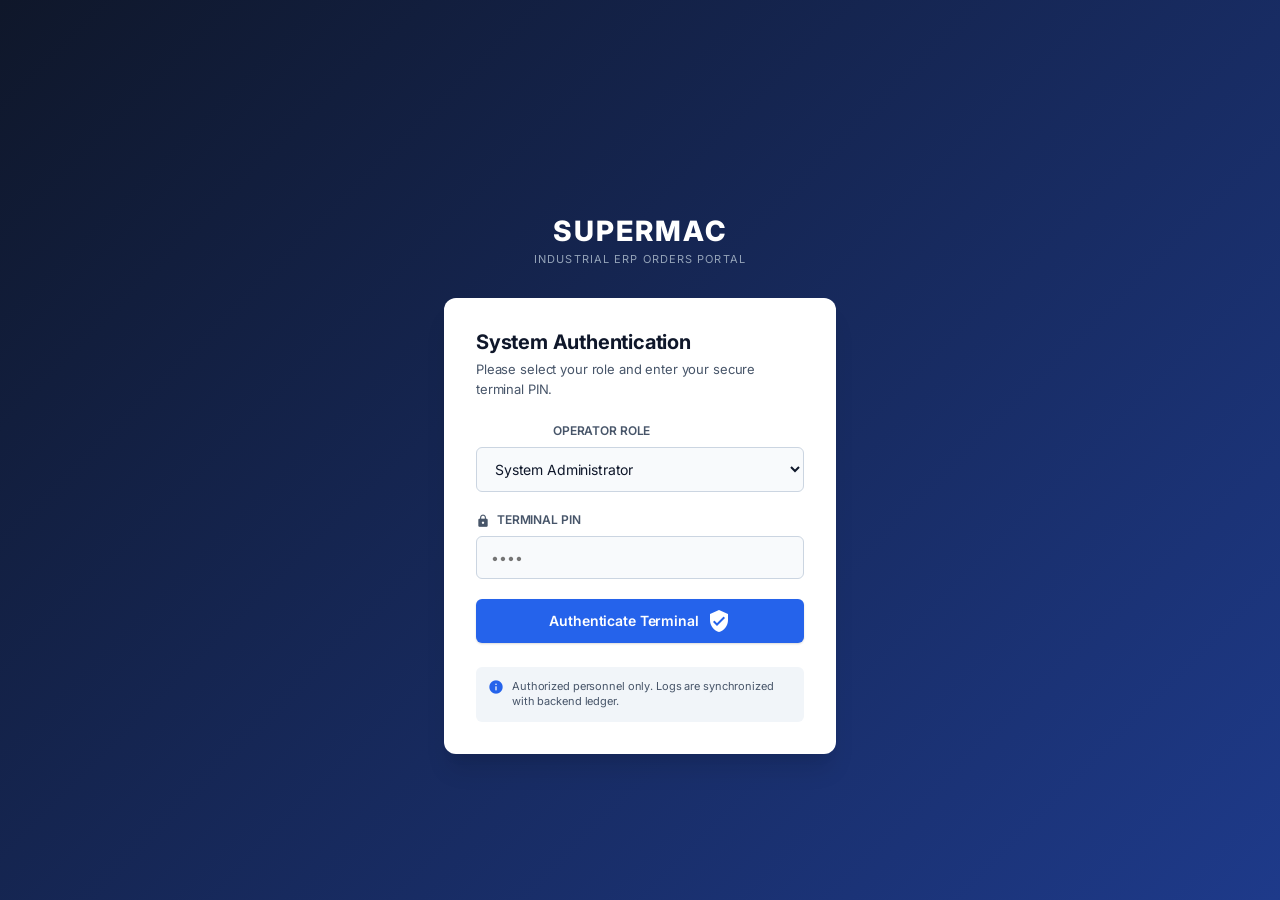
<file: index.html>
<!doctype html>
<html lang="en">
<head>
  <meta charset="utf-8" />
  <meta name="viewport" content="width=device-width,initial-scale=1" />
  <title>Supermac Orders PWA</title>
  <link rel="manifest" href="manifest.json" />
  <link rel="stylesheet" href="styles.css" />
  <meta name="theme-color" content="#1e3a8a" />
  <link rel="stylesheet" href="https://fonts.googleapis.com/icon?family=Material+Icons" />
  <link rel="stylesheet" href="https://fonts.googleapis.com/css2?family=Inter:wght@300;400;500;600;700&display=swap" />
</head>
<body>
  <div id="toast" class="toast"></div>

  <!-- AUTH SCREEN -->
  <section id="loginScreen" class="screen active">
    <div class="login-container">
      <div class="login-brand">
        <div class="brand-logo"><i class="material-icons">precision_manufacturing</i></div>
        <h1>SUPERMAC</h1>
        <p>INDUSTRIAL ERP ORDERS PORTAL</p>
      </div>
      <div class="login-card">
        <h2>System Authentication</h2>
        <p class="login-subtitle">Please select your role and enter your secure terminal PIN.</p>

        <div class="form-group">
          <label><i class="material-icons">badge</i> Operator Role</label>
          <div class="input-wrapper">
            <select id="loginUser">
              <option value="Admin">System Administrator</option>
              <option value="Engineer">Field Engineer</option>
            </select>
          </div>
        </div>

        <div class="form-group">
          <label><i class="material-icons">lock</i> Terminal PIN</label>
          <div class="input-wrapper">
            <input id="loginPin" type="password" placeholder="••••" max="4" autocomplete="current-password" />
          </div>
        </div>

        <button id="loginBtn" class="btn-primary full-width">
          <span>Authenticate Terminal</span>
          <i class="material-icons">verified_user</i>
        </button>

        <div class="login-hint">
          <i class="material-icons">info</i>
          <span>Authorized personnel only. Logs are synchronized with backend ledger.</span>
        </div>
      </div>
    </div>
  </section>

  <!-- MAIN APP ERP INTERFACE -->
  <section id="mainScreen" class="screen">
    <div class="erp-layout">
      
      <!-- SIDEBAR COMPONENT -->
      <aside class="sidebar">
        <div class="sidebar-header">
          <i class="material-icons logo-icon">settings_applications</i>
          <div>
            <h2>SUPERMAC</h2>
            <span class="system-tag">ERP ENGINE V4</span>
          </div>
        </div>
        
        <div class="user-profile-badge">
          <div class="avatar"><i class="material-icons">account_circle</i></div>
          <div class="user-info">
            <strong id="userMeta">-</strong>
            <span class="status-online">System Online</span>
          </div>
        </div>

        <nav class="sidebar-nav">
          <a href="#dashboard-anchor" id="navDashboard" class="nav-item active">
            <i class="material-icons">dashboard</i><span>Dashboard</span>
          </a>
          <a href="#search-anchor" id="navOrders" class="nav-item">
            <i class="material-icons">fact_check</i><span>Order Ledger</span>
          </a>
          <a href="#adminPanel" id="navForm" class="nav-item admin-only">
            <i class="material-icons">note_add</i><span>Order Intake Form</span>
          </a>
        </nav>

        <div class="sidebar-footer">
          <button id="logoutBtn" class="btn-sidebar-logout">
            <i class="material-icons">logout</i><span>Terminate Session</span>
          </button>
        </div>
      </aside>

      <!-- MAIN CONTROLLER SHELL -->
      <div class="main-content">
        
        <!-- TOP STICKY BAR -->
        <header class="top-bar">
          <div class="breadcrumb">
            <span class="parent">Supermac Systems</span> / <span class="current" id="currentBreadcrumb">Dashboard</span>
          </div>
          <div class="top-bar-actions">
            <button id="refreshBtn" class="btn-secondary">
              <i class="material-icons">sync</i><span>Sync Ledger</span>
            </button>
          </div>
        </header>

        <div class="scroll-container">
          <div class="shell" id="dashboard-anchor">
            
            <!-- INDUSTRIAL METRIC METERS -->
            <section class="stats-row">
              <div class="metric-card">
                <div class="metric-icon blue"><i class="material-icons">inventory</i></div>
                <div class="metric-data">
                  <span class="label">Total Orders Logged</span>
                  <strong id="totalOrders">0</strong>
                </div>
              </div>
              <div class="metric-card">
                <div class="metric-icon orange"><i class="material-icons">pending_actions</i></div>
                <div class="metric-data">
                  <span class="label">Pending Production</span>
                  <strong id="pendingOrdersCount">0</strong>
                </div>
              </div>
              <div class="metric-card">
                <div class="metric-icon green"><i class="material-icons">event_available</i></div>
                <div class="metric-data">
                  <span class="label">Intake (Current Month)</span>
                  <strong id="monthOrders">0</strong>
                </div>
              </div>
              <div class="metric-card">
                <div class="metric-icon grey"><i class="material-icons">build_circle</i></div>
                <div class="metric-data">
                  <span class="label">Active Configurations</span>
                  <strong id="machineTypes">0</strong>
                </div>
              </div>
            </section>

            <!-- ORDER FORM INTAKE -->
            <section id="adminPanel" class="panel rounded-card production-form-panel">
              <div class="panel-head border-bottom">
                <div class="panel-title-wrapper">
                  <i class="material-icons panel-icon text-blue">assignment</i>
                  <div>
                    <h2 id="formTitle">Order Intake Blueprint Form</h2>
                    <p class="admin-only">Enter engineering specifications, mechanical configurations, control schemas, and logistics metrics.</p>
                    <p class="engineer-only">Field Engineer Authorization Mode: Review hardware profiles and alter deployment status flags.</p>
                  </div>
                </div>
                <button id="cancelEditBtn" class="btn-danger hidden" type="button">
                  <i class="material-icons">cancel</i><span>Abort Refactoring</span>
                </button>
              </div>

              <form id="orderForm" class="order-form">
                
                <!-- SECTION 1: CUSTOMER INFORMATION -->
                <div class="form-section-card">
                  <div class="section-title"><i class="material-icons">business</i> SECTION 1: Customer Information Matrix</div>
                  <div class="form-grid">
                    <div class="field required"><label>Order Intake Date</label><input name="orderDate" type="date" required /></div>
                    <div class="field required"><label>Buyer Name</label><input name="buyerName" required placeholder="Ex: Raj Plastics" /></div>
                    <div class="field"><label>Company Registered Name</label><input name="companyName" placeholder="Ex: Raj Plastics Pvt Ltd" /></div>
                    <div class="field"><label>Target Delivery City</label><input name="location" placeholder="Ex: Ahmedabad" /></div>
                  </div>
                </div>

                <!-- SECTION 2: MACHINE INFORMATION -->
                <div class="form-section-card">
                  <div class="section-title"><i class="material-icons">precision_manufacturing</i> SECTION 2: Mechanical Frame Architecture</div>
                  <div class="form-grid">
                    <div class="field required">
                      <label>Machine Kinematics Architecture</label>
                      <select name="machineType" required id="formMachineType">
                        <option value="Toggle Type">Toggle Type</option>
                        <option value="Ram Type">Ram Type</option>
                      </select>
                    </div>
                    <div class="field required">
                      <label>Machine Model Designation</label>
                      <select name="machineModel" required id="formMachineModel">
                        <option value="SM-60">SM-60</option>
                        <option value="SM-80">SM-80</option>
                        <option value="SM-110">SM-110</option>
                        <option value="ST-120">ST-120</option>
                        <option value="SM-125">SM-125</option>
                        <option value="ST-160">ST-160</option>
                        <option value="SM-150">SM-150</option>
                        <option value="SM-200">SM-200</option>
                        <option value="SM-250">SM-250</option>
                        <option value="SM-350">SM-350</option>
                        <option value="SM-450">SM-450</option>
                      </select>
                    </div>
                  </div>
                </div>

                <!-- SECTION 3: PLC -->
                <div class="form-section-card">
                  <div class="section-title"><i class="material-icons">developer_board</i> SECTION 3: Central Processing Automation (PLC)</div>
                  <div class="form-grid">
                    <div class="field">
                      <label>PLC Ecosystem Brand</label>
                      <select name="plc">
                        <option value="">-- Select Brand --</option>
                        <option value="Keba">Keba</option>
                        <option value="B&R">B&R</option>
                      </select>
                    </div>
                  </div>
                </div>

                <!-- SECTION 4: SERVO -->
                <div class="form-section-card">
                  <div class="section-title"><i class="material-icons">bolt</i> SECTION 4: Servo Drive Powertrain</div>
                  <div class="form-grid">
                    <div class="field">
                      <label>Servo Inverter/Motor Make</label>
                      <select name="servoType">
                        <option value="">-- Select Powertrain Make --</option>
                        <option value="Inovance">Inovance</option>
                        <option value="Delta">Delta</option>
                        <option value="Dyana">Dyana</option>
                        <option value="THM">THM</option>
                      </select>
                    </div>
                    <div class="field"><label>Servo System Size / Rating</label><input name="servoSize" placeholder="Ex: 15 kW - 41 Amp" /></div>
                  </div>
                </div>

                <!-- SECTION 5: SCREW -->
                <div class="form-section-card">
                  <div class="section-title"><i class="material-icons">reorder</i> SECTION 5: Extrusion Screw & Barrel Assembly</div>
                  <div class="form-grid">
                    <div class="field">
                      <label>Screw Geometrical Type</label>
                      <select name="screwType">
                        <option value="">-- Select Geometry --</option>
                        <option value="Barrier">Barrier</option>
                        <option value="Standard">Standard</option>
                        <option value="Bio metallic">Bio metallic</option>
                        <option value="PET">PET</option>
                        <option value="RPVC">RPVC</option>
                      </select>
                    </div>
                    <div class="field">
                      <label>Screw Diameter Specification</label>
                      <select name="screwSize">
                        <option value="">-- Select Diameter --</option>
                        <option value="30 mm">30 mm</option>
                        <option value="40 mm">40 mm</option>
                        <option value="45 mm">45 mm</option>
                        <option value="50 mm">50 mm</option>
                        <option value="55 mm">55 mm</option>
                        <option value="60 mm">60 mm</option>
                        <option value="65 mm">65 mm</option>
                        <option value="70 mm">70 mm</option>
                        <option value="80 mm">80 mm</option>
                        <option value="90 mm">90 mm</option>
                        <option value="120 mm">120 mm</option>
                      </select>
                    </div>
                    <div class="field">
                      <label>Barrel Size</label>
                      <select name="barrelType">
                        <option value="">-- Select Barrel Size --</option>
                        <option value="Dia 95 x 30 x 938mm">Dia 95 x 30 x 938mm</option>
                        <option value="Dia 95 x 35 x 938 mm">Dia 95 x 35 x 938 mm</option>
                        <option value="Dia 105 x 40 x 1040">Dia 105 x 40 x 1040</option>
                        <option value="Dia 105 x 45 x 1040">Dia 105 x 45 x 1040</option>
                        <option value="Dia 105 x 35 x 1040">Dia 105 x 35 x 1040</option>
                        <option value="Dia 125 x 45 x 1200">Dia 125 x 45 x 1200</option>
                        <option value="Dia 125 x 40 x 1200">Dia 125 x 40 x 1200</option>
                        <option value="Dia 125 x 50 x 1200">Dia 125 x 50 x 1200</option>
                        <option value="Dia 140 x 45 x 1200">Dia 140 x 45 x 1200</option>
                        <option value="Dia 140 x 50 x 1200">Dia 140 x 50 x 1200</option>
                        <option value="Dia 140 x 50 x 1500">Dia 140 x 50 x 1500</option>
                        <option value="Dia 140 x 50 x 1480">Dia 140 x 50 x 1480</option>
                        <option value="Dia 140 x 55 x 1480">Dia 140 x 55 x 1480</option>
                        <option value="Dia 165 x 55 x 1720">Dia 165 x 55 x 1720</option>
                        <option value="Dia 165 x 60 x 1570">Dia 165 x 60 x 1570</option>
                        <option value="Dia 165 x 65 x 1570">Dia 165 x 65 x 1570</option>
                        <option value="Dia 165 x 60 x 1820">Dia 165 x 60 x 1820</option>
                        <option value="Dia 140 x 60 x 1580">Dia 140 x 60 x 1580</option>
                        <option value="Dia 140 x 65 x 1580">Dia 140 x 65 x 1580</option>
                        <option value="Dia 220 x 80 x 2130">Dia 220 x 80 x 2130</option>
                        <option value="Dia 220 x 90 x 2130">Dia 220 x 90 x 2130</option>
                        <option value="Dia 200 x 70 x 1900">Dia 200 x 70 x 1900</option>
                        <option value="Dia 200 x 75 x 1900">Dia 200 x 75 x 1900</option>
                      </select>
                    </div>
                  </div>
                </div>

                <!-- SECTION 6: HYDRAULIC -->
                <div class="form-section-card">
                  <div class="section-title"><i class="material-icons">water</i> SECTION 6: Fluid Power & Hydraulic Matrix</div>
                  <div class="form-grid">
                    <div class="field"><label>Hydro Motor Size</label><input name="motorHP" placeholder="Ex: 15 HP / 11 kW" /></div>
                  </div>
                </div>

                <!-- SECTION 7: MACHINE CONFIGURATION -->
                <div class="form-section-card">
                  <div class="section-title"><i class="material-icons">tune</i> SECTION 7: Auxiliary Machine Configurations</div>
                  <div class="form-grid">
                    <div class="field">
                      <label>Tie Bar Structure Sizing</label>
                      <select name="tieBarDistance">
                        <option value="Std">Standard (Std)</option>
                        <option value="Extralong">Extralong</option>
                      </select>
                    </div>
                  </div>
                </div>

                <!-- SECTION 8, 9, 10: LOGISTICS, DISPATCH & REMARKS -->
                <div class="form-section-card highlight-engineer-card">
                  <div class="section-title"><i class="material-icons">local_shipping</i> SECTION 8, 9 & 10: Fulfillment Operations</div>
                  <div class="form-grid">
                    <div class="field required">
                      <label>Production Operations Priority</label>
                      <select name="priority" required>
                        <option value="Normal">Normal</option>
                        <option value="High">High</option>
                        <option value="Urgent">Urgent / Fast</option>
                        <option value="Hold">Hold Operations</option>
                      </select>
                    </div>
                    <div class="field required"><label>Contractual Delivery Schedule Date</label><input name="deliveryDate" type="date" required /></div>
                    <div class="field required">
                      <label>Lifecycle Assembly Status</label>
                      <select name="status" required id="formStatusField"></select>
                    </div>
                    <div class="field wide"><label>Engineering Special Instructions (Remarks)</label><textarea name="specialRequirement" rows="3" placeholder="Enter custom components, adaptations, and operational nuances..."></textarea></div>
                    <div class="field wide hidden"><label>Internal Quality Ledger Notes</label><textarea name="internalNotes" rows="1"></textarea></div>
                  </div>
                </div>

                <div class="form-submit-row">
                  <button id="saveOrderBtn" class="btn-primary" type="submit">
                    <i class="material-icons">save</i><span>Commit Specs to Ledger</span>
                  </button>
                </div>
              </form>
            </section>

            <!-- LEDGER & SEARCH MATRIX SYSTEM -->
            <section class="panel rounded-card" id="search-anchor">
              <div class="panel-head">
                <div class="panel-title-wrapper">
                  <i class="material-icons panel-icon text-grey">view_list</i>
                  <div>
                    <h2>Global Production Orders Ledger</h2>
                    <p>Filter, dissect, query, and review historical and live manufacturing floor contracts.</p>
                  </div>
                </div>
              </div>

              <!-- REAL-TIME FILTER RUNTIME COMPONENT -->
              <div class="search-matrix-box">
                <div class="search-input-field">
                  <i class="material-icons">search</i>
                  <input id="searchInput" placeholder="Query Matrix by Buyer, Corporate Entity, Line items, Components, Locations..." />
                </div>
                <div class="filter-dropdown-field">
                  <i class="material-icons">filter_alt</i>
                  <select id="statusFilter">
                    <option value="All">All Production Statuses</option>
                    <option value="New Order">New Order</option>
                    <option value="Confirmed">Confirmed</option>
                    <option value="Pending">Pending</option>
                    <option value="Delivered">Delivered</option>
                    <option value="Cancelled">Cancelled</option>
                    <option value="Ready">Ready</option>
                    <option value="Dispatched">Dispatched</option>
                  </select>
                </div>
              </div>

              <!-- DYNAMIC HIGH-END ERP DATA LIST CONTAINER -->
              <div id="ordersList" class="orders-grid-system"></div>
            </section>
            
          </div>
        </div>

      </div>
    </div>

    <!-- HIGH-SPEC ARCHITECTURAL DETAILS DIALOG -->
    <dialog id="orderDialog" class="erp-dialog rounded-card">
      <div class="dialog-frame">
        <div class="dialog-header border-bottom">
          <div class="header-details">
            <span class="dialog-pre-title" id="dialogOrderNum">SM-XXXX-XXX</span>
            <h2 id="dialogTitle">System Architecture Blueprint View</h2>
          </div>
          <button id="closeDialog" class="btn-dialog-close"><i class="material-icons">close</i></button>
        </div>
        <div id="orderDetailContent" class="dialog-body-scroll">
          <!-- Populated programmatically into elegant grid blocks -->
        </div>
        <div class="dialog-footer border-top">
          <button class="btn-secondary" onclick="window.print()"><i class="material-icons">print</i><span>Print Component Blueprint</span></button>
          <button class="btn-primary" onclick="document.getElementById('orderDialog').close()"><i class="material-icons">done</i><span>Acknowledge Data</span></button>
        </div>
      </div>
    </dialog>

  </section>

  <!-- ACTION BUTTON FLOAT SYSTEM -->
  <button id="floatingAddBtn" class="floating-fab admin-only" title="Open Intake Blueprint Form">
    <i class="material-icons">add</i>
  </button>

  <script src="app.js"></script>
</body>
</html>
</file>
<file: styles.css>
/* ==========================================================================
   SUPERMAC INDUSTRIAL ERP ARCHITECTURE STYLESHEET
   COLOR SYSTEM: Slate Grey, Industrial White, Precision Blue, Deep Navy
   ========================================================================== */

:root {
  --font-family: 'Inter', system-ui, -apple-system, sans-serif;
  
  /* Industrial Palette Rules */
  --bg-app-grey: #f1f5f9;
  --bg-card-white: #ffffff;
  --text-primary-navy: #0f172a;
  --text-secondary-muted: #475569;
  --industrial-border-grey: #cbd5e1;
  --industrial-focus-blue: #2563eb;
  --industrial-hover-blue: #1d4ed8;
  --industrial-soft-blue: #eff6ff;
  
  /* Priority Color Schemes */
  --priority-normal-bg: #f8fafc;
  --priority-normal-txt: #64748b;
  --priority-high-bg: #fff7ed;
  --priority-high-txt: #c2410c;
  --priority-urgent-bg: #fef2f2;
  --priority-urgent-txt: #dc2626;
  --priority-hold-bg: #f3f4f6;
  --priority-hold-txt: #374151;

  --radius-card: 12px;
  --radius-input: 6px;
  --shadow-sm: 0 1px 3px rgba(0,0,0,0.05), 0 1px 2px rgba(0,0,0,0.1);
  --shadow-md: 0 4px 6px -1px rgba(15, 23, 42, 0.05), 0 2px 4px -1px rgba(15, 23, 42, 0.03);
  --shadow-lg: 0 20px 25px -5px rgba(0, 0, 0, 0.1), 0 10px 10px -5px rgba(0, 0, 0, 0.04);
}

* { box-sizing: border-box; margin: 0; padding: 0; font-family: var(--font-family); letter-spacing: -0.01em; }
body { background: var(--bg-app-grey); color: var(--text-primary-navy); overflow: hidden; height: 100vh; -webkit-font-smoothing: antialiased; }

input, select, textarea { font-size: 14px; color: var(--text-primary-navy); }
input:disabled, select:disabled, textarea:disabled { background-color: #f1f5f9 !important; color: #64748b !important; cursor: not-allowed; border-color: #e2e8f0; }

button { font-family: var(--font-family); cursor: pointer; border: none; background: none; transition: all 0.2s ease; }

.hidden { display: none !important; }

/* ==========================================================================
   APP SCREENS CONTROL LAYOUT
   ========================================================================== */
.screen { display: none; height: 100vh; width: 100vw; }
.screen.active { display: block; }

/* AUTHENTICATION PORTAL LAYOUT */
#loginScreen {
  background: linear-gradient(135deg, #0f172a 0%, #1e3a8a 100%);
  display: none;
  align-items: center;
  justify-content: center;
}
#loginScreen.active { display: flex; }

.login-container { width: 100%; max-width: 440px; padding: 24px; }
.login-brand { text-align: center; margin-bottom: 32px; color: #ffffff; }
.login-brand .brand-logo i { font-size: 56px; color: #3b82f6; }
.login-brand h1 { font-size: 28px; font-weight: 800; letter-spacing: 2px; margin-top: 8px; }
.login-brand p { font-size: 11px; letter-spacing: 0.1em; color: #94a3b8; margin-top: 4px; }

.login-card { background: var(--bg-card-white); border-radius: var(--radius-card); padding: 32px; box-shadow: var(--shadow-lg); }
.login-card h2 { font-size: 20px; font-weight: 700; color: var(--text-primary-navy); margin-bottom: 6px; }
.login-subtitle { font-size: 13px; color: var(--text-secondary-muted); margin-bottom: 24px; line-height: 1.5; }

.form-group { margin-bottom: 20px; }
.form-group label { display: block; font-size: 12px; font-weight: 600; color: var(--text-secondary-muted); text-transform: uppercase; margin-bottom: 8px; }
.form-group label i { font-size: 14px; vertical-align: middle; margin-right: 4px; }

.input-wrapper select, .input-wrapper input {
  width: 100%; padding: 12px 14px; border: 1px solid var(--industrial-border-grey); border-radius: var(--radius-input);
  background: #f8fafc; transition: all 0.2s ease; outline: none;
}
.input-wrapper select:focus, .input-wrapper input:focus { border-color: var(--industrial-focus-blue); background: #ffffff; box-shadow: 0 0 0 3px rgba(37,99,235,0.15); }

.login-hint { display: flex; gap: 8px; align-items: flex-start; margin-top: 24px; padding: 12px; background: var(--bg-app-grey); border-radius: 6px; font-size: 11px; color: var(--text-secondary-muted); line-height: 1.4; }
.login-hint i { font-size: 16px; color: var(--industrial-focus-blue); flex-shrink: 0; }

/* ==========================================================================
   PRODUCTION INTERFACE LAYOUT (SIDEBAR & MAIN PANELS)
   ========================================================================== */
.erp-layout { display: flex; height: 100vh; width: 100vw; overflow: hidden; }

/* REUSABLE SIDEBAR COMPONENT */
.sidebar {
  width: 280px; background: #0f172a; color: #f8fafc; display: flex; flex-direction: column;
  border-right: 1px solid rgba(255,255,255,0.08); flex-shrink: 0;
}
.sidebar-header { padding: 24px; display: flex; align-items: center; gap: 12px; border-bottom: 1px solid rgba(255,255,255,0.06); }
.sidebar-header .logo-icon { font-size: 32px; color: #3b82f6; }
.sidebar-header h2 { font-size: 18px; font-weight: 800; letter-spacing: 1px; color: #ffffff; }
.sidebar-header .system-tag { font-size: 10px; font-weight: 700; background: rgba(59,130,246,0.15); color: #60a5fa; padding: 2px 6px; border-radius: 4px; }

.user-profile-badge { padding: 16px 24px; display: flex; align-items: center; gap: 12px; background: rgba(255,255,255,0.02); border-bottom: 1px solid rgba(255,255,255,0.06); }
.user-profile-badge .avatar i { font-size: 36px; color: #94a3b8; }
.user-profile-badge .user-info strong { display: block; font-size: 14px; color: #ffffff; font-weight: 600; }
.user-profile-badge .user-info .status-online { font-size: 11px; color: #10b981; display: flex; align-items: center; gap: 4px; margin-top: 2px; }
.user-profile-badge .user-info .status-online::before { content: ''; width: 6px; height: 6px; background: #10b981; border-radius: 50%; display: inline-block; }

.sidebar-nav { padding: 16px 12px; flex: 1; display: flex; flex-direction: column; gap: 4px; }
.nav-item {
  display: flex; align-items: center; gap: 12px; padding: 12px 16px; border-radius: 6px; color: #94a3b8; text-decoration: none;
  font-size: 14px; font-weight: 500; transition: all 0.2s ease;
}
.nav-item i { font-size: 20px; }
.nav-item:hover { background: rgba(255,255,255,0.04); color: #ffffff; }
.nav-item.active { background: var(--industrial-focus-blue); color: #ffffff; box-shadow: var(--shadow-sm); }

.sidebar-footer { padding: 16px 12px; border-top: 1px solid rgba(255,255,255,0.06); }
.btn-sidebar-logout {
  width: 100%; display: flex; align-items: center; gap: 12px; padding: 12px 16px; border-radius: 6px;
  color: #ef4444; font-size: 14px; font-weight: 500; text-align: left;
}
.btn-sidebar-logout:hover { background: rgba(239, 68, 68, 0.1); }

/* MAIN SHELL PANEL WRAPPER */
.main-content { flex: 1; display: flex; flex-direction: column; background: var(--bg-app-grey); overflow: hidden; }
.top-bar {
  height: 70px; background: var(--bg-card-white); border-bottom: 1px solid var(--industrial-border-grey);
  display: flex; align-items: center; justify-content: space-between; padding: 0 32px; flex-shrink: 0;
}
.breadcrumb { font-size: 13px; color: var(--text-secondary-muted); }
.breadcrumb .current { font-weight: 600; color: var(--text-primary-navy); }

.scroll-container { flex: 1; overflow-y: auto; padding: 32px; }
.shell { max-width: 1400px; margin: 0 auto; display: flex; flex-direction: column; gap: 32px; }

/* ==========================================================================
   BUTTON ARCHITECTURE CAPABILITIES
   ========================================================================== */
.btn-primary, .btn-secondary, .btn-danger {
  display: inline-flex; align-items: center; justify-content: center; gap: 8px;
  padding: 10px 20px; font-size: 14px; font-weight: 600; border-radius: var(--radius-input); transition: all 0.2s ease;
}
.btn-primary { background: var(--industrial-focus-blue); color: #ffffff; box-shadow: var(--shadow-sm); }
.btn-primary:hover { background: var(--industrial-hover-blue); }
.btn-secondary { background: #e2e8f0; color: var(--text-primary-navy); border: 1px solid var(--industrial-border-grey); }
.btn-secondary:hover { background: #cbd5e1; }
.btn-danger { background: #fee2e2; color: #b91c1c; }
.btn-danger:hover { background: #fca5a5; }
.full-width { width: 100%; }

/* ==========================================================================
   METRIC METERS AND SUMMARY WIDGETS
   ========================================================================== */
.stats-row { display: grid; grid-template-columns: repeat(auto-fit, minmax(260px, 1fr)); gap: 20px; }
.metric-card {
  background: var(--bg-card-white); border-radius: var(--radius-card); padding: 20px;
  display: flex; align-items: center; gap: 16px; box-shadow: var(--shadow-md); border: 1px solid #e2e8f0;
}
.metric-icon { width: 48px; height: 48px; border-radius: 8px; display: flex; align-items: center; justify-content: center; flex-shrink: 0; }
.metric-icon i { font-size: 24px; }
.metric-icon.blue { background: #eff6ff; color: #2563eb; }
.metric-icon.orange { background: #fff7ed; color: #ea580c; }
.metric-icon.green { background: #ecfdf5; color: #10b981; }
.metric-icon.grey { background: #f1f5f9; color: #475569; }

.metric-data .label { display: block; font-size: 12px; font-weight: 500; color: var(--text-secondary-muted); text-transform: uppercase; margin-bottom: 4px; }
.metric-data strong { font-size: 24px; font-weight: 700; color: var(--text-primary-navy); }

/* ==========================================================================
   PANEL MODULES & GROUPED SECTIONS
   ========================================================================== */
.rounded-card { background: var(--bg-card-white); border-radius: var(--radius-card); box-shadow: var(--shadow-md); border: 1px solid #e2e8f0; }
.panel-head { padding: 24px 32px; display: flex; align-items: center; justify-content: space-between; }
.panel-head.border-bottom { border-bottom: 1px solid #e2e8f0; }
.panel-title-wrapper { display: flex; align-items: center; gap: 16px; }
.panel-icon { font-size: 28px; }
.panel-icon.text-blue { color: var(--industrial-focus-blue); }
.panel-icon.text-grey { color: var(--text-secondary-muted); }

.panel-head h2 { font-size: 18px; font-weight: 700; color: var(--text-primary-navy); }
.panel-head p { font-size: 13px; color: var(--text-secondary-muted); margin-top: 2px; }

/* ERP SPECIFICATION BLUEPRINT FORM GROUPS */
.order-form { padding: 32px; display: flex; flex-direction: column; gap: 24px; background: #f8fafc; border-bottom-left-radius: var(--radius-card); border-bottom-right-radius: var(--radius-card); }
.form-section-card { background: var(--bg-card-white); border-radius: 8px; padding: 24px; border: 1px solid #e2e8f0; box-shadow: var(--shadow-sm); }
.section-title { font-size: 13px; font-weight: 700; color: var(--industrial-focus-blue); text-transform: uppercase; margin-bottom: 20px; padding-bottom: 8px; border-bottom: 2px solid var(--industrial-soft-blue); display: flex; align-items: center; gap: 6px; }
.section-title i { font-size: 16px; }

.form-grid { display: grid; grid-template-columns: repeat(3, 1fr); gap: 20px; }
@media (max-width: 1024px) { .form-grid { grid-template-columns: repeat(2, 1fr); } }
@media (max-width: 768px) { .form-grid { grid-template-columns: 1fr; } }

.field { display: flex; flex-direction: column; gap: 6px; }
.field.wide { grid-column: 1 / -1; }
.field label { font-size: 12px; font-weight: 600; color: var(--text-secondary-muted); }
.field.required label::after { content: ' *'; color: #ef4444; }

.field input, .field select, .field textarea {
  width: 100%; padding: 10px 12px; border: 1px solid var(--industrial-border-grey); border-radius: var(--radius-input);
  background: #ffffff; outline: none; transition: border-color 0.15s ease;
}
.field input:focus, .field select:focus, .field textarea:focus { border-color: var(--industrial-focus-blue); box-shadow: 0 0 0 2px rgba(37,99,235,0.1); }
.form-submit-row { display: flex; justify-content: flex-end; padding: 16px 0; }

/* ==========================================================================
   SEARCH TOOL MATRIX COMPONENT
   ========================================================================== */
.search-matrix-box { display: flex; gap: 16px; padding: 20px 32px; background: #f8fafc; border-bottom: 1px solid #e2e8f0; }
@media (max-width: 640px) { .search-matrix-box { flex-direction: column; } }

.search-input-field { position: relative; flex: 1; }
.search-input-field i { position: absolute; left: 14px; top: 12px; color: var(--text-secondary-muted); font-size: 20px; }
.search-input-field input { width: 100%; padding: 12px 16px 12px 44px; border: 1px solid var(--industrial-border-grey); border-radius: var(--radius-input); outline: none; }
.search-input-field input:focus { border-color: var(--industrial-focus-blue); background: #ffffff; }

.filter-dropdown-field { position: relative; width: 260px; }
@media (max-width: 640px) { .filter-dropdown-field { width: 100%; } }
.filter-dropdown-field i { position: absolute; left: 14px; top: 12px; color: var(--text-secondary-muted); font-size: 20px; pointer-events: none; }
.filter-dropdown-field select { width: 100%; padding: 12px 16px 12px 44px; border: 1px solid var(--industrial-border-grey); border-radius: var(--radius-input); outline: none; background: #ffffff; appearance: none; }
.filter-dropdown-field select:focus { border-color: var(--industrial-focus-blue); }

/* ==========================================================================
   DYNAMIC ORDERS CARD LIST GRID SYSTEM
   ========================================================================== */
.orders-grid-system { padding: 32px; display: grid; grid-template-columns: repeat(auto-fill, minmax(340px, 1fr)); gap: 24px; background: #ffffff; }
.order-card {
  background: var(--bg-card-white); border: 1px solid #e2e8f0; border-radius: 10px; padding: 20px;
  box-shadow: var(--shadow-sm); display: flex; flex-direction: column; justify-content: space-between; transition: transform 0.2s ease, box-shadow 0.2s ease;
}
.order-card:hover { transform: translateY(-2px); box-shadow: var(--shadow-md); border-color: var(--industrial-border-grey); }

.order-card-header { display: flex; justify-content: space-between; align-items: flex-start; margin-bottom: 14px; }
.order-uid { font-size: 11px; font-weight: 700; color: #2563eb; background: #eff6ff; padding: 2px 6px; border-radius: 4px; font-family: monospace; }
.order-priority-tag { font-size: 11px; font-weight: 600; padding: 2px 8px; border-radius: 20px; text-transform: uppercase; }
.order-priority-tag.normal { background: var(--priority-normal-bg); color: var(--priority-normal-txt); }
.order-priority-tag.high { background: var(--priority-high-bg); color: var(--priority-high-txt); }
.order-priority-tag.urgent { background: var(--priority-urgent-bg); color: var(--priority-urgent-txt); }
.order-priority-tag.hold { background: var(--priority-hold-bg); color: var(--priority-hold-txt); }

.order-corporate { font-size: 16px; font-weight: 700; color: var(--text-primary-navy); margin-bottom: 2px; line-height: 1.3; }
.order-buyer-line { font-size: 13px; color: var(--text-secondary-muted); margin-bottom: 16px; display: flex; align-items: center; gap: 4px; }
.order-buyer-line i { font-size: 14px; }

.order-spec-preview-box { background: #f8fafc; border-radius: 6px; padding: 12px; display: grid; grid-template-columns: 1fr 1fr; gap: 10px 14px; margin-bottom: 18px; border: 1px solid #f1f5f9; }
.spec-datapoint { display: flex; flex-direction: column; }
.spec-datapoint span { font-size: 10px; font-weight: 500; color: var(--text-secondary-muted); text-transform: uppercase; }
.spec-datapoint strong { font-size: 13px; color: var(--text-primary-navy); font-weight: 600; margin-top: 1px; }

.order-card-actions { display: flex; gap: 8px; border-top: 1px solid #f1f5f9; padding-top: 14px; justify-content: flex-end; }
.btn-card-action { display: inline-flex; align-items: center; justify-content: center; gap: 4px; padding: 8px 12px; font-size: 12px; font-weight: 600; border-radius: 4px; }
.btn-card-action.view { background: #f1f5f9; color: var(--text-primary-navy); }
.btn-card-action.view:hover { background: #e2e8f0; }
.btn-card-action.edit { background: var(--industrial-soft-blue); color: var(--industrial-focus-blue); }
.btn-card-action.edit:hover { background: #d0e7ff; }
.btn-card-action.delete { background: #fee2e2; color: #dc2626; }
.btn-card-action.delete:hover { background: #fca5a5; }

/* Empty State Ledger Configuration */
.empty-box { grid-column: 1 / -1; text-align: center; padding: 60px 20px; color: var(--text-secondary-muted); }
.empty-box i { font-size: 48px; color: #94a3b8; margin-bottom: 12px; }
.empty-box h3 { font-size: 16px; font-weight: 600; color: var(--text-primary-navy); }

/* ==========================================================================
   HIGH-SPECIFICATION SYSTEM ARCHITECTURE DIALOG OVERLAY
   ========================================================================== */
.erp-dialog { border: none; margin: auto; width: 90%; max-width: 900px; max-height: 85vh; background: transparent; outline: none; }
.erp-dialog::backdrop { background: rgba(15, 23, 42, 0.6); backdrop-filter: blur(4px); }

.dialog-frame { background: var(--bg-card-white); border-radius: var(--radius-card); display: flex; flex-direction: column; max-height: 85vh; box-shadow: var(--shadow-lg); overflow: hidden; }
.dialog-header { padding: 20px 32px; display: flex; align-items: center; justify-content: space-between; background: #ffffff; }
.dialog-header .dialog-pre-title { font-family: monospace; font-size: 12px; font-weight: 700; color: var(--industrial-focus-blue); background: var(--industrial-soft-blue); padding: 2px 6px; border-radius: 4px; }
.dialog-header h2 { font-size: 18px; font-weight: 700; color: var(--text-primary-navy); margin-top: 4px; }

.btn-dialog-close { width: 32px; height: 32px; border-radius: 50%; display: flex; align-items: center; justify-content: center; background: #f1f5f9; color: var(--text-secondary-muted); }
.btn-dialog-close:hover { background: #e2e8f0; color: var(--text-primary-navy); }

.dialog-body-scroll { padding: 32px; overflow-y: auto; background: #f8fafc; display: flex; flex-direction: column; gap: 24px; }
.dialog-blueprint-group { background: var(--bg-card-white); border-radius: 8px; border: 1px solid #e2e8f0; padding: 20px; box-shadow: var(--shadow-sm); }
.dialog-blueprint-group .group-title { font-size: 12px; font-weight: 700; color: var(--text-secondary-muted); text-transform: uppercase; margin-bottom: 14px; border-bottom: 1px solid #f1f5f9; padding-bottom: 6px; display: flex; align-items: center; gap: 6px; }
.dialog-blueprint-group .group-title i { font-size: 16px; color: var(--industrial-focus-blue); }

.dialog-data-grid { display: grid; grid-template-columns: repeat(auto-fit, minmax(200px, 1fr)); gap: 16px; }
.dialog-item { display: flex; flex-direction: column; gap: 2px; }
.dialog-item span { font-size: 11px; font-weight: 500; color: var(--text-secondary-muted); text-transform: uppercase; }
.dialog-item strong { font-size: 14px; font-weight: 600; color: var(--text-primary-navy); }

.dialog-footer { padding: 16px 32px; display: flex; justify-content: flex-end; gap: 12px; background: #ffffff; }
.border-bottom { border-bottom: 1px solid #e2e8f0; }
.border-top { border-top: 1px solid #e2e8f0; }

/* ==========================================================================
   FLOATING ACTION AND RUNTIME COMPONENT ADAPTATIONS
   ========================================================================== */
.floating-fab {
  position: fixed; bottom: 32px; right: 32px; width: 56px; height: 56px; border-radius: 50%;
  background: var(--industrial-focus-blue); color: #ffffff; box-shadow: var(--shadow-lg);
  display: flex; align-items: center; justify-content: center; z-index: 99; transition: all 0.2s ease;
}
.floating-fab:hover { background: var(--industrial-hover-blue); transform: scale(1.05); }
.floating-fab i { font-size: 28px; }

/* TOAST CONTROLLER */
.toast {
  position: fixed; top: 24px; left: 50%; transform: translateX(-50%) translateY(-20px); opacity: 0;
  background: #0f172a; color: #ffffff; padding: 12px 24px; border-radius: 6px; font-size: 13px; font-weight: 500;
  box-shadow: var(--shadow-lg); transition: all 0.3s cubic-bezier(0.175, 0.885, 0.32, 1.275); z-index: 9999; pointer-events: none;
}
.toast.show { opacity: 1; transform: translateX(-50%) translateY(0); }

/* SECURITY POLICY DESCOPING VISIBILITY RUNTIME */
body:not(.is-admin) .admin-only { display: none !important; }
body:not(.is-engineer) .engineer-only { display: none !important; }

/* Highlight context card adjustments for engineer focus fields */
body.is-engineer .highlight-engineer-card {
  border: 2px solid var(--industrial-focus-blue);
  box-shadow: 0 0 12px rgba(37, 99, 235, 0.15);
}

/* Hide Intake Form completely from main scroll unless explicitly editing */
.production-form-panel:not(.force-visible) { display: none !important; }

/* RESPONSIVE LAYOUT CONSTRAINTS FOR TABLES/SIDEBARS */
@media (max-width: 960px) {
  .erp-layout { flex-direction: column; }
  .sidebar { width: 100%; height: auto; border-right: none; border-bottom: 1px solid rgba(255,255,255,0.08); }
  .sidebar-header { padding: 16px 24px; }
  .user-profile-badge { display: none; }
  .sidebar-nav { flex-direction: row; padding: 8px 24px; overflow-x: auto; }
  .nav-item { padding: 8px 14px; white-space: nowrap; }
  .sidebar-footer { display: none; }
  .scroll-container { padding: 16px; }
  .top-bar { padding: 0 16px; height: 60px; }
  .floating-fab { bottom: 20px; right: 20px; }
}

@media print {
  body { background: white; overflow: visible; height: auto; }
  .sidebar, .top-bar, .floating-fab, .dialog-footer, .btn-dialog-close, .search-matrix-box, .stats-row, #adminPanel { display: none !important; }
  .main-content { overflow: visible; height: auto; }
  .scroll-container { overflow: visible; padding: 0; }
  .erp-dialog { display: block !important; position: relative; width: 100%; max-height: none; box-shadow: none; margin: 0; }
  .dialog-frame { box-shadow: none; max-height: none; overflow: visible; }
  .dialog-body-scroll { overflow: visible; background: white; padding: 0; }
  .dialog-blueprint-group { box-shadow: none; border: 1px solid #000; page-break-inside: avoid; }
}
</file>
